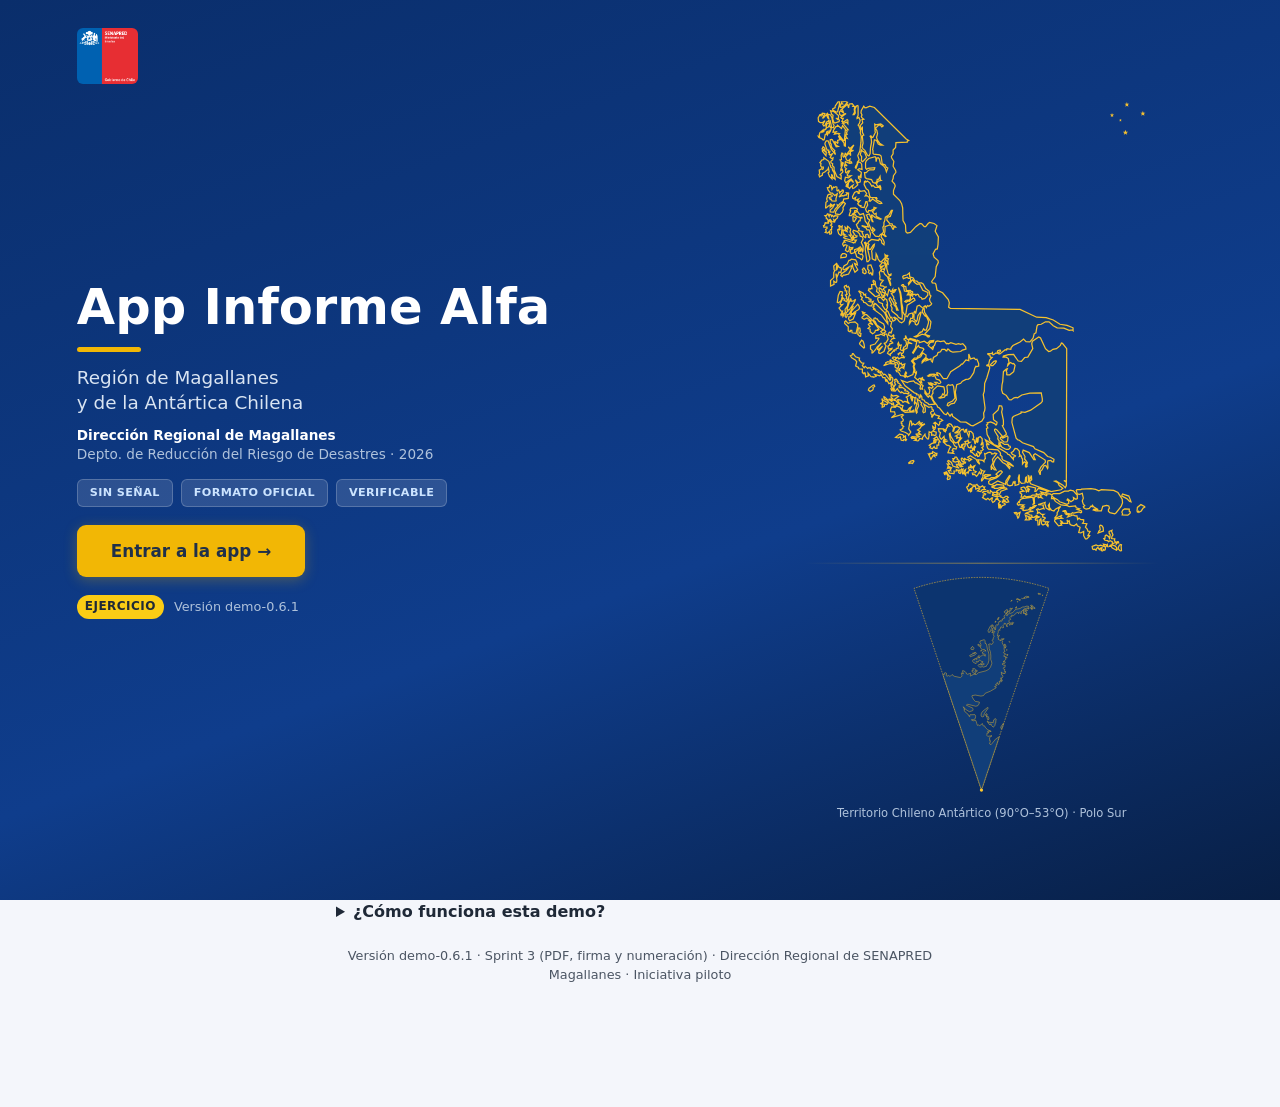
<file: index.html>
<!doctype html>
<html lang="es-CL">
<head>
  <meta charset="utf-8">
  <meta name="viewport" content="width=device-width, initial-scale=1, viewport-fit=cover">
  <title>Informe Alfa App</title>
  <meta name="description" content="App Informe Alfa de la Dirección Regional de SENAPRED Magallanes: llenado guiado del Informe Alfa, bloqueo de errores de cuadratura y PDF firmado generado en el teléfono. En modo ejercicio hasta el piloto.">
  <meta name="theme-color" content="#1f3a8a">
  <link rel="manifest" href="manifest.json">
  <link rel="icon" href="img/icono-192.png" type="image/png">
  <link rel="apple-touch-icon" href="img/icono-180.png">
  <meta name="mobile-web-app-capable" content="yes">
  <meta name="apple-mobile-web-app-capable" content="yes">
  <meta name="apple-mobile-web-app-status-bar-style" content="default">
  <meta name="apple-mobile-web-app-title" content="Informe Alfa App">
  <link rel="stylesheet" href="css/estilos.css">
</head>
<body>
  <!-- Portada al abrir la app, con la línea estética del Geoportal del Riesgo del Depto. de Reducción del Riesgo de Desastres -->
  <div id="portada" class="portada" role="dialog" aria-label="Portada de la App Informe Alfa">
    <img class="portada-logo" src="img/logo_senapred.png" alt="SENAPRED, Ministerio del Interior, Gobierno de Chile">
    <div class="portada-texto">
      <p class="portada-titulo">App Informe Alfa</p>
      <div class="portada-barra"></div>
      <p class="portada-sub">Región de Magallanes<br>y de la Antártica Chilena</p>
      <p class="portada-dep"><b>Dirección Regional de Magallanes</b><br>Depto. de Reducción del Riesgo de Desastres · 2026</p>
      <div class="portada-chips"><span>SIN SEÑAL</span><span>FORMATO OFICIAL</span><span>VERIFICABLE</span></div>
      <button type="button" id="portada-entrar" class="portada-boton">Entrar a la app →</button>
      <p class="portada-pie"><span class="insignia">EJERCICIO</span><span>Versión <span id="portada-version"></span></span></p>
    </div>
    <div class="portada-derecha" aria-hidden="true">
      <img class="portada-mapa" src="img/portada_mapa.svg" alt="">
      <p class="portada-mapa-pie">Territorio Chileno Antártico (90°O–53°O) · Polo Sur</p>
    </div>
    <div class="portada-progreso" aria-hidden="true"></div>
  </div>

  <header class="cabecera">
    <div class="cabecera-fila">
      <span class="insignia" title="Modo ejercicio: nada de lo que generes tiene valor oficial">EJERCICIO</span>
      <h1 id="titulo-pantalla">Modo ejercicio</h1>
      <span id="estado-red" class="estado-red" aria-live="polite"></span>
    </div>
    <div id="progreso" class="progreso" hidden>
      <div class="progreso-pista"><div id="progreso-barra" class="progreso-barra"></div></div>
      <span id="progreso-texto"></span>
    </div>
  </header>

  <main id="app">

    <!-- 0. INICIO -->
    <section class="pantalla" data-pantalla="inicio">
      <p class="aviso">
        Esta es una demostración en <strong>modo ejercicio</strong>. Todo lo que generes lleva la marca
        “EJERCICIO – SIN VALOR”, un número con prefijo EJ y una firma y un timbre ficticios.
        <strong>No ingreses datos reales de personas.</strong>
      </p>
      <div class="acciones-inicio">
        <button type="button" id="btn-nuevo" class="primario grande">Nuevo informe de ejercicio</button>
        <button type="button" id="btn-continuar" class="secundario grande" hidden>Continuar el borrador guardado</button>
        <button type="button" id="btn-descartar" class="enlace" hidden>Descartar el borrador</button>
      </div>

      <section id="credencial" class="tarjeta">
        <h2>Credencial de quien firma</h2>
        <div id="credencial-estado"></div>
        <input type="file" id="in-credencial" accept=".json,application/json" hidden>
      </section>

      <section id="historial" class="historial" hidden>
        <h2>Informes de ejercicio en este teléfono</h2>
        <p class="ayuda">“Ampliar” abre una copia del informe para actualizar lo que cambió; al firmarla recibe el número con letra (EJ-1-A, EJ-1-B) y muestra los cambios respecto del anterior.</p>
        <ul id="lista-historial"></ul>
      </section>

      <section id="importar" class="tarjeta suave">
        <h2>Informe recibido de otro teléfono</h2>
        <p class="ayuda">Si otro funcionario te envió un informe, carga aquí su PDF (lleva los datos incorporados) o su archivo de datos <code>.alfa.json</code>: queda en este teléfono para ampliarlo o volver a compartirlo.</p>
        <div class="acciones-fila"><button type="button" class="secundario" data-accion="importar">Importar un informe desde archivo</button></div>
        <input type="file" id="in-importar" accept=".pdf,.json,application/pdf,application/json" hidden>
      </section>

      <section id="instalacion" class="tarjeta suave" hidden>
        <h2>Instalar en este teléfono</h2>
        <p>Instalada, la app abre desde su propio ícono y funciona sin señal.</p>
        <button type="button" id="btn-instalar" class="secundario" hidden>Instalar la app</button>
        <p id="ayuda-ios" class="ayuda" hidden>En iPhone: toca el botón Compartir de Safari y luego “Agregar a pantalla de inicio”.</p>
        <p id="ayuda-android" class="ayuda" hidden>Si el navegador no ofrece instalarla, abre el menú ⋮ de Chrome y elige “Instalar app” o “Agregar a pantalla principal”.</p>
        <p id="ya-instalada" class="ayuda" hidden>La app ya está instalada en este dispositivo.</p>
      </section>

      <details class="como-funciona">
        <summary>¿Cómo funciona esta demo?</summary>
        <ol>
          <li>Responde preguntas simples: quién elabora, dónde y cuándo, qué pasó, viviendas y personas, otras personas afectadas, decisiones, recursos y necesidades.</li>
          <li>Si algo no cuadra, la app detiene el avance, explica por qué y muestra cómo resolverlo, con un caso parecido.</li>
          <li>Al firmar, el PDF con la disposición del Informe Alfa se genera en el propio teléfono, sin señal. La hoja se alarga si hay mucho texto. Lleva un código QR y los datos del informe incorporados: con ellos la URAT comprueba que el informe es auténtico y no fue alterado.</li>
          <li>Compártelo por correo con el PDF adjunto: la dirección de destino queda copiada para pegarla.</li>
        </ol>
        <p class="ayuda">Los campos de texto se pueden dictar con el micrófono del teclado del teléfono.</p>
      </details>

      <p class="pie-version">Versión <span id="version-app"></span> · Sprint 3 (PDF, firma y numeración) · Dirección Regional de SENAPRED Magallanes · Iniciativa piloto</p>
    </section>

    <!-- 1. QUIÉN ELABORA -->
    <section class="pantalla" data-pantalla="elaborador" hidden>
      <p class="pregunta">¿Quién elabora este informe?</p>
      <p class="ayuda">El Informe Alfa lo elaboran municipios, delegaciones provinciales y la Dirección Regional. Según el nivel cambian el responsable del informe y las comunas que puedes registrar.</p>
      <p id="nota-credencial-nivel" class="aviso" hidden></p>
      <div id="lista-niveles" class="lista-opciones"></div>
      <label id="campo-provincia-deleg" class="campo" hidden>¿De qué provincia?
        <select id="in-provincia-deleg" data-ruta="elaborador.provincia"></select>
      </label>
      <p class="ayuda">En la app definitiva este dato vendrá de la credencial de cada funcionario.</p>
    </section>

    <!-- 2. DÓNDE Y CUÁNDO -->
    <section class="pantalla" data-pantalla="donde" hidden>
      <p class="pregunta">¿Dónde ocurrió?</p>
      <div class="campo">
        <span class="etiqueta-fija">Región</span>
        <p id="in-region" class="valor-fijo"></p>
      </div>
      <label id="bloque-comuna-unica" class="campo">Comuna
        <select id="in-comuna" name="comuna-unica"></select>
      </label>
      <div id="bloque-comunas-varias" hidden>
        <span class="etiqueta-fija">Comunas afectadas (marca una o varias)</span>
        <div id="lista-comunas" class="lista-opciones compacta"></div>
      </div>
      <div class="campo">
        <span class="etiqueta-fija">Provincia</span>
        <p id="in-provincia" class="valor-fijo">—</p>
        <small class="ayuda">Se completa sola según la comuna.</small>
      </div>

      <p class="pregunta">¿En qué lugar exactamente?</p>
      <p class="ayuda">Dirección, sector o punto de referencia. El formato no tiene una casilla para esto, así que se imprime en Observaciones.</p>
      <label class="campo">Dirección o lugar de referencia (opcional)
        <textarea rows="2" data-ruta="lugar.descripcion" placeholder="Por ejemplo: población Río de la Mano, pasaje 3 con calle 4, frente a la sede vecinal"></textarea>
      </label>
      <div class="fila2">
        <label class="campo">Latitud (opcional)
          <input type="text" inputmode="decimal" data-ruta="lugar.lat" placeholder="-53.16250">
        </label>
        <label class="campo">Longitud (opcional)
          <input type="text" inputmode="decimal" data-ruta="lugar.lon" placeholder="-70.90850">
        </label>
      </div>
      <div class="acciones-fila">
        <button type="button" id="btn-gps" class="secundario">Usar la ubicación del teléfono</button>
      </div>
      <p id="gps-estado" class="ayuda">El GPS funciona sin señal, pero al aire libre y puede tardar unos segundos. El teléfono te pedirá permiso la primera vez.</p>

      <p class="pregunta">¿Cuándo empezó?</p>
      <div class="fila2">
        <label class="campo">Fecha de inicio
          <input type="date" data-ruta="ocurrencia.fecha">
        </label>
        <label class="campo">Hora de inicio
          <input type="time" data-ruta="ocurrencia.hora">
        </label>
      </div>

      <p class="pregunta">¿De dónde salió la información de este informe?</p>
      <p class="ayuda">Corresponde a las casillas FUENTE y CONTACTO del formato: la institución o persona que informó lo ocurrido, y cómo ubicarla para confirmar datos. Puedes marcar varias fuentes.</p>
      <div id="lista-fuentes" class="lista-opciones compacta"></div>
      <label class="campo">Otra fuente (opcional)
        <input type="text" data-ruta="identificacion.fuenteOtra" placeholder="Por ejemplo: encargado de la empresa de transporte" autocomplete="off">
      </label>
      <label class="campo">Contacto de quien informó (opcional)
        <input type="text" data-ruta="identificacion.contacto" placeholder="Solo datos de ejercicio, no reales" autocomplete="off">
      </label>
      <p class="ayuda">Puedes escribir o dictar con el micrófono del teclado.</p>
    </section>

    <!-- 3. QUÉ PASÓ -->
    <section class="pantalla" data-pantalla="evento" hidden>
      <p class="pregunta">¿Qué pasó? Elige el tipo de evento que mejor describe lo ocurrido.</p>
      <div id="lista-eventos" class="lista-opciones"></div>
      <label id="campo-otro" class="campo" hidden>¿Cuál?
        <input type="text" data-ruta="evento.otro" placeholder="Describe el tipo de evento">
      </label>
      <p id="evento-seleccionado" class="seleccion" aria-live="polite">Seleccionado: <strong>ninguno todavía</strong></p>
      <p class="ayuda">Comprueba que la línea de arriba diga el tipo que elegiste antes de seguir.</p>
    </section>

    <!-- 4. VIVIENDAS Y OCUPANTES -->
    <section class="pantalla" data-pantalla="viviendas" hidden>
      <p class="pregunta">¿Cuántas viviendas quedaron en cada condición y cuántas personas vivían en ellas?</p>
      <p class="ayuda">Solo totales: no se identifican viviendas ni direcciones. El detalle por hogar corresponde a la FIBE. Si el evento no dañó viviendas, deja todo en cero y sigue: las personas afectadas por otras causas se registran en la pantalla siguiente.</p>
      <div id="tarjetas-viviendas"></div>
      <section class="resumen-vivo" id="resumen-vivo" aria-live="polite"></section>
    </section>

    <!-- 5. OTRAS PERSONAS AFECTADAS -->
    <section class="pantalla" data-pantalla="personas" hidden>
      <p class="pregunta">Además de las familias de las viviendas dañadas, ¿hay otras personas afectadas?</p>
      <p class="ayuda">Marca solo las situaciones que correspondan y anota cuántas personas hay en cada una. Si ninguna aplica, sigue sin marcar nada. Las personas de las viviendas dañadas ya están contadas.</p>
      <div id="tarjetas-personas"></div>
      <section class="resumen-vivo" id="resumen-personas" aria-live="polite"></section>
    </section>

    <!-- 6. DECISIONES -->
    <section class="pantalla" data-pantalla="decisiones" hidden>
      <p class="pregunta">¿Qué se ha hecho hasta ahora?</p>
      <p class="ayuda">Sección 6 del formato. Cuenta qué acciones de respuesta se realizaron, quién las hizo y cuándo. Por ejemplo: “Bomberos controló el incendio a las 07:30; las 11 personas fueron trasladadas al gimnasio municipal a las 08:00”.</p>
      <label class="campo">Acciones realizadas: qué, quién y cuándo
        <textarea rows="4" data-ruta="decisiones.realizadas" placeholder="Puedes dictar con el micrófono del teclado"></textarea>
      </label>
      <p class="pregunta">¿Qué falta por hacer o qué se requiere?</p>
      <p class="ayuda">Acciones en curso, proyectadas o que se necesita implementar. Si no hay pendientes, escríbelo: “Sin acciones pendientes”.</p>
      <label class="campo">Acciones por realizar o requeridas
        <textarea rows="4" data-ruta="decisiones.pendientes" placeholder="Por ejemplo: falta evaluar las viviendas vecinas y habilitar el albergue para la noche"></textarea>
      </label>
    </section>

    <!-- 7. RECURSOS INVOLUCRADOS -->
    <section class="pantalla" data-pantalla="recursos" hidden>
      <p class="pregunta">¿Quiénes están trabajando en la respuesta y con qué medios?</p>
      <p class="ayuda">Sección 7 del formato: recursos humanos y materiales de todos los organismos presentes, incluida la ayuda ya entregada. Marca cada organismo y anota personas y medios (vehículos, maquinaria, equipos, ayuda).</p>
      <label class="conmutador destacado"><input type="checkbox" data-ruta="recursos.sinRecursos"><span>No hay recursos desplegados por ahora</span></label>
      <div id="tarjetas-recursos"></div>
    </section>

    <!-- 8. NECESIDADES -->
    <section class="pantalla" data-pantalla="necesidad" hidden>
      <p class="pregunta">¿Necesitas pedir algo que no puedas cubrir con recursos locales?</p>
      <div class="lista-opciones">
        <label class="opcion"><input type="radio" name="hay-necesidad" value="si"><span><strong>Sí</strong><small>Registraré una o más necesidades</small></span></label>
        <label class="opcion"><input type="radio" name="hay-necesidad" value="no"><span><strong>No, por ahora</strong><small>El municipio cubre la respuesta con sus recursos</small></span></label>
      </div>
      <div id="bloque-necesidad" hidden>
        <div id="lista-necesidades"></div>
        <button type="button" class="secundario grande" data-accion="agregar-necesidad">+ Agregar otra necesidad</button>
        <p class="ayuda">Cada necesidad lleva elemento, cantidad y para qué. Si el elemento no está en la lista, elige “Otro elemento (escribir cuál)”. Puedes dictar con el micrófono del teclado.</p>
      </div>
    </section>

    <!-- 9. FOTOS (ANEXO FOTOGRÁFICO, OPCIONAL) -->
    <section class="pantalla" data-pantalla="fotos" hidden>
      <p class="pregunta">¿Quieres adjuntar fotos de lo que informas? (opcional)</p>
      <p class="ayuda">Van en hojas aparte, a continuación del Alfa, como anexo fotográfico con el mismo pie de verificación. Fotografía la situación y los inmuebles dañados. <strong>Protege los datos de las personas:</strong> sin rostros reconocibles, nombres, RUT ni documentos. Cada foto se reduce a menos de 300 KB; máximo 8.</p>
      <div class="acciones-fila">
        <button type="button" class="primario" data-accion="foto-camara">Tomar una foto</button>
        <button type="button" class="secundario" data-accion="foto-galeria">Elegir de la galería</button>
      </div>
      <input type="file" id="in-foto-camara" accept="image/*" capture="environment" hidden>
      <input type="file" id="in-foto-galeria" accept="image/*" multiple hidden>
      <div id="lista-fotos" class="lista-fotos"></div>
      <p id="fotos-resumen" class="ayuda"></p>
    </section>

    <!-- 10. REVISIÓN Y FIRMA -->
    <section class="pantalla" data-pantalla="revision" hidden>
      <div id="revision-contenido"></div>
    </section>

    <!-- 10. LISTO -->
    <section class="pantalla" data-pantalla="listo" hidden>
      <div id="listo-contenido"></div>
    </section>

  </main>

  <nav id="nav" class="nav" hidden>
    <button type="button" id="btn-atras" class="secundario">Atrás</button>
    <button type="button" id="btn-siguiente" class="primario">Siguiente</button>
  </nav>

  <dialog id="dlg-bloqueo" class="dialogo" aria-labelledby="dlg-titulo">
    <button type="button" id="dlg-cerrar" class="cerrar" aria-label="Cerrar">×</button>
    <div id="dlg-contenido"></div>
  </dialog>

  <dialog id="dlg-pin" class="dialogo" aria-labelledby="dlg-pin-titulo">
    <button type="button" id="dlg-pin-cerrar" class="cerrar" aria-label="Cerrar">×</button>
    <h2 id="dlg-pin-titulo">PIN</h2>
    <p id="dlg-pin-texto"></p>
    <label class="campo">PIN
      <input type="password" id="dlg-pin-1" inputmode="numeric" pattern="[0-9]*" autocomplete="off" maxlength="8">
    </label>
    <label class="campo" id="dlg-pin-2-campo">Repite el PIN
      <input type="password" id="dlg-pin-2" inputmode="numeric" pattern="[0-9]*" autocomplete="off" maxlength="8">
    </label>
    <p id="dlg-pin-error" class="error" hidden></p>
    <div class="acciones-fila">
      <button type="button" id="dlg-pin-cancelar" class="secundario">Cancelar</button>
      <button type="button" id="dlg-pin-aceptar" class="primario">Aceptar</button>
    </div>
  </dialog>

  <div id="toast" class="toast" role="status" aria-live="polite"></div>

  <script src="lib/pdf-lib.min.js"></script>
  <script src="lib/fontkit.umd.min.js"></script>
  <script src="lib/qrcode.min.js"></script>
  <script src="js/almacen.js"></script>
  <script src="js/reglas.js"></script>
  <script src="js/credencial.js"></script>
  <script src="js/datos_alfa.js"></script>
  <script src="js/pdf.js"></script>
  <script src="js/app.js"></script>
</body>
</html>
</file>
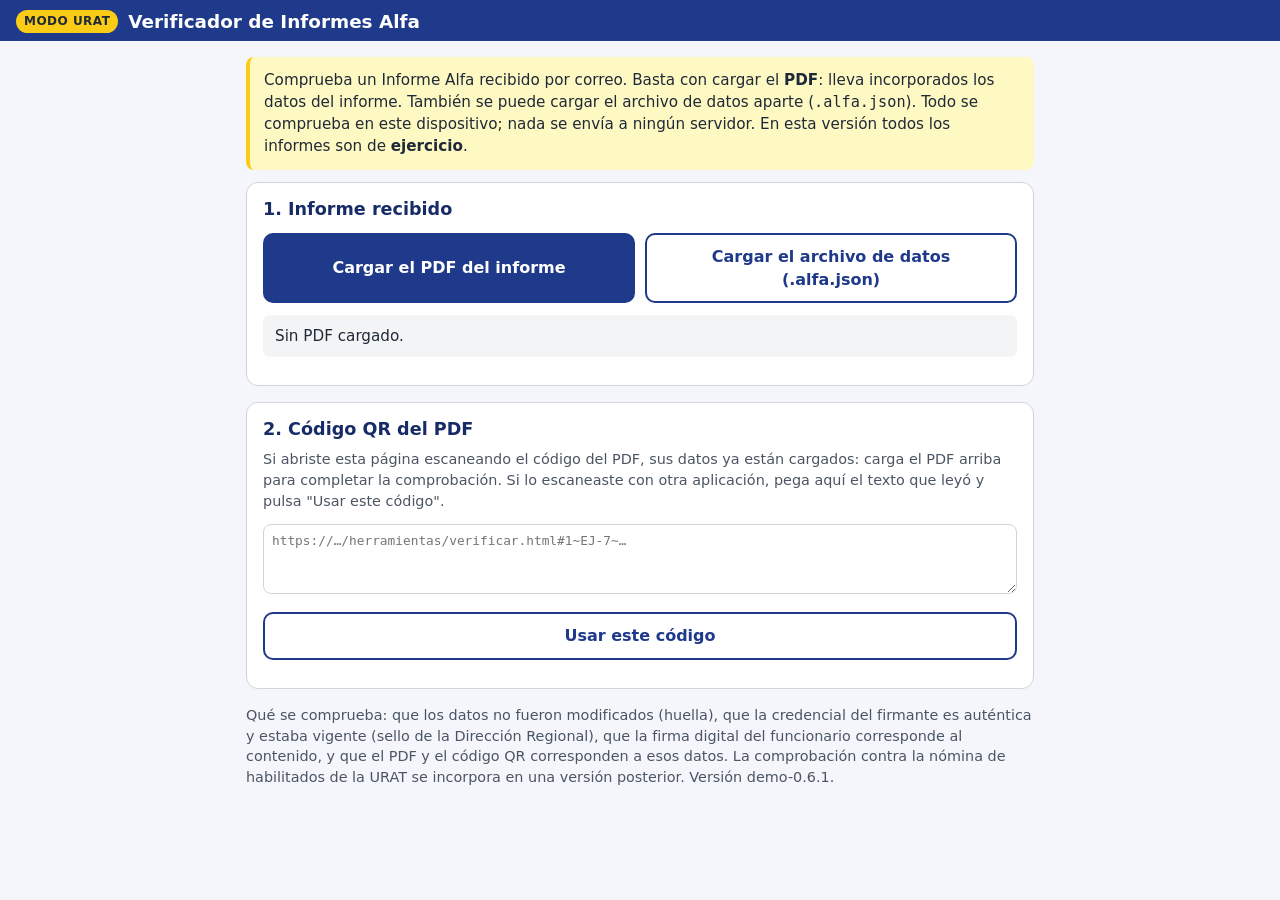
<file: verificar.html>
<!doctype html>
<html lang="es-CL">
<head>
  <meta charset="utf-8">
  <meta name="viewport" content="width=device-width, initial-scale=1">
  <title>Verificador de Informes Alfa</title>
  <!-- El verificador vive en herramientas/verificar.html desde la versión 0.5.1. Esta página solo redirige,
       conservando lo que viene tras el símbolo #, para que sigan funcionando los códigos QR generados con la 0.5.0. -->
  <script>location.replace('herramientas/verificar.html' + location.hash);</script>
</head>
<body>
  <p>El verificador se abre en <a id="enlace" href="herramientas/verificar.html">herramientas/verificar.html</a>.</p>
  <script>document.getElementById('enlace').href = 'herramientas/verificar.html' + location.hash;</script>
</body>
</html>
</file>
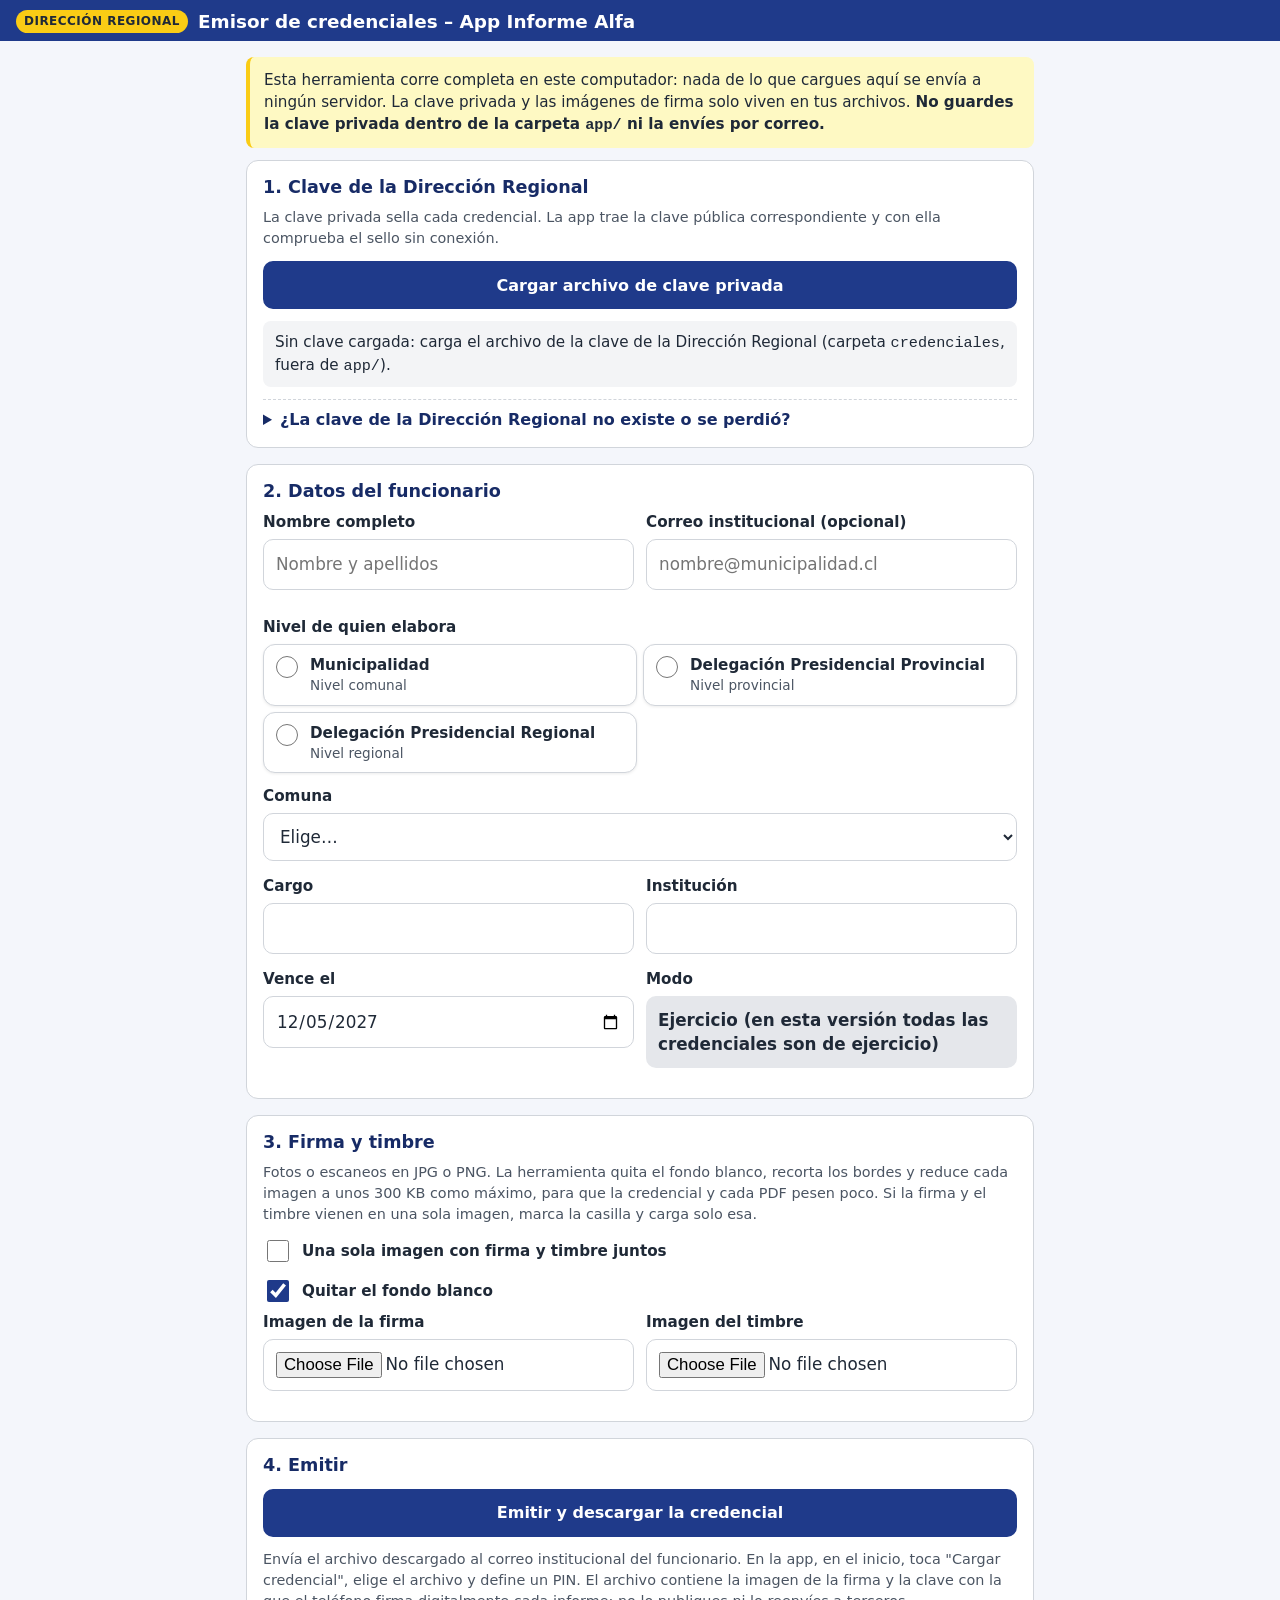
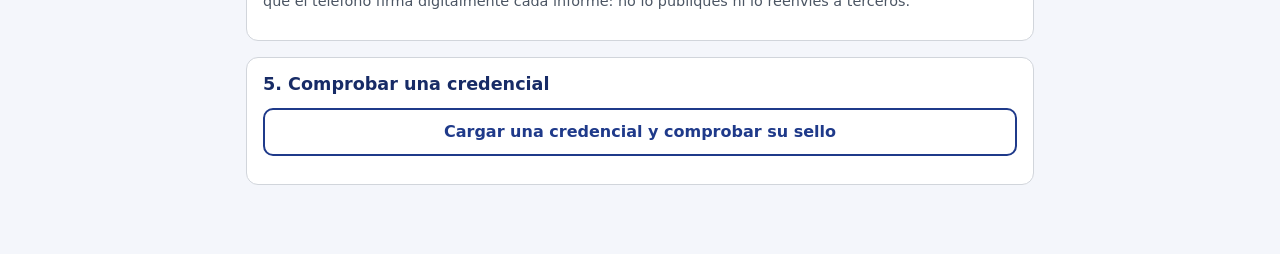
<file: herramientas/emisor-credenciales.html>
<!doctype html>
<html lang="es-CL">
<head>
  <meta charset="utf-8">
  <meta name="viewport" content="width=device-width, initial-scale=1">
  <title>Emisor de credenciales – App Informe Alfa</title>
  <link rel="stylesheet" href="../css/estilos.css">
  <style>
    body { padding-bottom: 40px; }
    main { max-width: 820px; }
    .paso { background: #fff; border: 1px solid var(--borde); border-radius: var(--radio); padding: 16px; margin-bottom: 16px; }
    .paso h2 { color: var(--azul-oscuro); }
    .estado { padding: 10px 12px; border-radius: 8px; background: #f3f4f6; font-size: 0.95rem; }
    .estado.ok { background: var(--verde-suave); color: var(--verde); }
    .estado.mal { background: var(--rojo-suave); color: var(--rojo); }
    .previas { display: flex; gap: 16px; flex-wrap: wrap; }
    .previa { border: 1px dashed var(--borde); border-radius: 8px; padding: 8px; background: repeating-conic-gradient(#eee 0 25%, #fff 0 50%) 0 0 / 16px 16px; }
    .previa img { max-width: 260px; max-height: 160px; display: block; }
    textarea.codigo { font-family: Consolas, monospace; font-size: 0.8rem; width: 100%; min-height: 90px; }
    .previa small { display: block; margin-top: 4px; padding: 2px 4px; border-radius: 4px; background: #fff; font-size: 0.8rem; color: #444; }
    details.clave-nueva { margin-top: 12px; padding-top: 8px; border-top: 1px dashed var(--borde); }
    details.clave-nueva summary { cursor: pointer; font-weight: 600; color: var(--azul-oscuro); }
    details.clave-nueva button { margin-top: 8px; }
    .fila3 { display: grid; grid-template-columns: 1fr 1fr 1fr; gap: 12px; }
    @media (max-width: 700px) { .fila3 { grid-template-columns: 1fr; } }
  </style>
</head>
<body>
  <header class="cabecera">
    <div class="cabecera-fila">
      <span class="insignia">DIRECCIÓN REGIONAL</span>
      <h1>Emisor de credenciales – App Informe Alfa</h1>
    </div>
  </header>
  <main>
    <p class="aviso">Esta herramienta corre completa en este computador: nada de lo que cargues aquí se envía a ningún servidor. La clave privada y las imágenes de firma solo viven en tus archivos. <strong>No guardes la clave privada dentro de la carpeta <code>app/</code> ni la envíes por correo.</strong></p>

    <section class="paso">
      <h2>1. Clave de la Dirección Regional</h2>
      <p class="ayuda">La clave privada sella cada credencial. La app trae la clave pública correspondiente y con ella comprueba el sello sin conexión.</p>
      <div class="acciones-fila">
        <button type="button" class="primario" id="btn-cargar-clave">Cargar archivo de clave privada</button>
      </div>
      <input type="file" id="in-clave" accept=".json,application/json" hidden>
      <p id="estado-clave" class="estado">Sin clave cargada: carga el archivo de la clave de la Dirección Regional (carpeta <code>credenciales</code>, fuera de <code>app/</code>).</p>
      <details class="clave-nueva" id="det-clave-nueva">
        <summary>¿La clave de la Dirección Regional no existe o se perdió?</summary>
        <p class="ayuda">Solo en ese caso se genera una clave nueva. Es una clave <strong>distinta</strong> de la que la app reconoce: las credenciales selladas con ella <strong>no serán aceptadas</strong> hasta que se publique una versión de la app con su clave pública, y en ese momento las credenciales emitidas con la clave anterior dejarán de valer. Si la clave existe, no uses este botón: cárgala arriba.</p>
        <button type="button" class="secundario" id="btn-generar-clave">Generar una clave nueva</button>
        <div id="bloque-clave-nueva" hidden>
          <p class="ayuda">Se descargó el archivo de la clave privada nueva. Guárdalo en un lugar seguro, fuera de <code>app/</code>. Para que la app acepte las credenciales selladas con esta clave, su clave pública debe reemplazar a la actual en <code>app/datos/config.json</code> (sección <code>credenciales</code>) y publicarse una versión nueva. Copia este texto y entrégaselo a quien mantiene la app:</p>
          <textarea class="codigo" id="clave-publica-nueva" readonly></textarea>
        </div>
      </details>
    </section>

    <section class="paso">
      <h2>2. Datos del funcionario</h2>
      <div class="fila2">
        <label class="campo">Nombre completo<input type="text" id="f-nombre" placeholder="Nombre y apellidos"></label>
        <label class="campo">Correo institucional (opcional)<input type="email" id="f-correo" placeholder="nombre@municipalidad.cl"></label>
      </div>
      <p class="sub">Nivel de quien elabora</p>
      <div id="f-niveles" class="lista-opciones compacta"></div>
      <label class="campo" id="campo-f-provincia" hidden>Provincia<select id="f-provincia"></select></label>
      <label class="campo" id="campo-f-comuna">Comuna<select id="f-comuna"></select></label>
      <div id="campo-f-comunas" hidden>
        <span class="etiqueta-fija">Comunas que puede informar (marca una o varias)</span>
        <div id="f-comunas" class="lista-opciones compacta"></div>
      </div>
      <div class="fila2">
        <label class="campo">Cargo<input type="text" id="f-cargo"></label>
        <label class="campo">Institución<input type="text" id="f-institucion"></label>
      </div>
      <div class="fila2">
        <label class="campo">Vence el<input type="date" id="f-vence"></label>
        <div class="campo"><span class="etiqueta-fija">Modo</span><p class="valor-fijo">Ejercicio (en esta versión todas las credenciales son de ejercicio)</p></div>
      </div>
    </section>

    <section class="paso">
      <h2>3. Firma y timbre</h2>
      <p class="ayuda">Fotos o escaneos en JPG o PNG. La herramienta quita el fondo blanco, recorta los bordes y reduce cada imagen a unos 300 KB como máximo, para que la credencial y cada PDF pesen poco. Si la firma y el timbre vienen en una sola imagen, marca la casilla y carga solo esa.</p>
      <label class="conmutador"><input type="checkbox" id="f-combinada"><span>Una sola imagen con firma y timbre juntos</span></label>
      <label class="conmutador"><input type="checkbox" id="f-quitar-fondo" checked><span>Quitar el fondo blanco</span></label>
      <div class="fila2">
        <label class="campo">Imagen de la firma<input type="file" id="f-firma" accept="image/*"></label>
        <label class="campo" id="campo-f-timbre">Imagen del timbre<input type="file" id="f-timbre" accept="image/*"></label>
      </div>
      <div class="previas">
        <div class="previa" id="previa-firma" hidden><img alt="Vista previa de la firma"><small></small></div>
        <div class="previa" id="previa-timbre" hidden><img alt="Vista previa del timbre"><small></small></div>
      </div>
    </section>

    <section class="paso">
      <h2>4. Emitir</h2>
      <div class="acciones-fila">
        <button type="button" class="primario" id="btn-emitir">Emitir y descargar la credencial</button>
      </div>
      <p id="estado-emision" class="estado" hidden></p>
      <p class="ayuda">Envía el archivo descargado al correo institucional del funcionario. En la app, en el inicio, toca "Cargar credencial", elige el archivo y define un PIN. El archivo contiene la imagen de la firma y la clave con la que el teléfono firma digitalmente cada informe: no lo publiques ni lo reenvíes a terceros.</p>
    </section>

    <section class="paso">
      <h2>5. Comprobar una credencial</h2>
      <div class="acciones-fila">
        <button type="button" class="secundario" id="btn-verificar">Cargar una credencial y comprobar su sello</button>
      </div>
      <input type="file" id="in-verificar" accept=".json,application/json" hidden>
      <p id="estado-verificacion" class="estado" hidden></p>
    </section>
  </main>

  <div id="toast" class="toast" role="status"></div>
  <script src="../datos/config.js"></script>
  <script src="../js/credencial.js"></script>
  <script>
    (function () {
      'use strict';
      const $ = s => document.querySelector(s);
      const $$ = s => Array.from(document.querySelectorAll(s));
      let CONFIG = null, clavePrivada = null, kid = null, firmaDataUrl = null, timbreDataUrl = null;

      function toast(msg, ms) { const t = $('#toast'); t.textContent = msg; t.classList.add('visible'); clearTimeout(toast._t); toast._t = setTimeout(() => t.classList.remove('visible'), ms || 4000); }
      function estado(sel, texto, clase) { const el = $(sel); el.hidden = false; el.textContent = texto; el.className = 'estado' + (clase ? ' ' + clase : ''); }
      function descargar(nombre, texto) {
        const a = document.createElement('a');
        a.href = URL.createObjectURL(new Blob([texto], { type: 'application/json' }));
        a.download = nombre; document.body.appendChild(a); a.click(); a.remove();
        setTimeout(() => URL.revokeObjectURL(a.href), 30000);
      }
      function esc(s) { return String(s == null ? '' : s).replace(/[&<>"']/g, c => ({ '&': '&amp;', '<': '&lt;', '>': '&gt;', '"': '&quot;', "'": '&#39;' }[c])); }
      const provincias = () => [...new Set(CONFIG.comunas.map(c => c.provincia))];

      async function iniciar() {
        // Con doble clic (archivo local) el navegador no permite leer config.json: se usa config.js, generado
        // desde config.json con herramientas/sincronizar_config.py. Por internet se lee config.json directo.
        try { CONFIG = await (await fetch('../datos/config.json')).json(); }
        catch (e) {
          if (window.ALFA_CONFIG) {
            CONFIG = window.ALFA_CONFIG;
            estado('#estado-clave', 'Herramienta abierta como archivo local: configuración leída de datos/config.js (versión ' + (CONFIG.version_app || '') + '). Sin clave cargada: carga el archivo de la clave de la Dirección Regional.', '');
          } else {
            estado('#estado-clave', 'No se pudo leer la configuración de la app. Abre la herramienta desde la dirección publicada: https://hftroncoso.github.io/informe-alfa-demo/herramientas/emisor-credenciales.html', 'mal');
            return;
          }
        }
        $('#f-niveles').innerHTML = CONFIG.elaboradores.map(e => `<label class="opcion"><input type="radio" name="f-nivel" value="${esc(e.id)}"><span><strong>${esc(e.nombre)}</strong><small>${esc(e.nivel)}</small></span></label>`).join('');
        $('#f-provincia').innerHTML = '<option value="">Elige…</option>' + provincias().map(p => `<option value="${esc(p)}">${esc(p)}</option>`).join('');
        $('#f-comuna').innerHTML = '<option value="">Elige…</option>' + CONFIG.comunas.map(c => `<option value="${esc(c.comuna)}">${esc(c.comuna)} (${esc(c.provincia)})</option>`).join('');
        const vence = new Date(); vence.setMonth(vence.getMonth() + (CONFIG.credenciales && CONFIG.credenciales.vigencia_meses || 12));
        $('#f-vence').value = vence.toISOString().slice(0, 10);
        document.addEventListener('change', alCambiar);
        document.addEventListener('input', alCambiar);
        $('#btn-cargar-clave').addEventListener('click', () => $('#in-clave').click());
        $('#in-clave').addEventListener('change', cargarClave);
        $('#btn-generar-clave').addEventListener('click', generarClave);
        $('#f-firma').addEventListener('change', e => procesar(e.target.files[0], 'firma'));
        $('#f-timbre').addEventListener('change', e => procesar(e.target.files[0], 'timbre'));
        $('#btn-emitir').addEventListener('click', emitir);
        $('#btn-verificar').addEventListener('click', () => $('#in-verificar').click());
        $('#in-verificar').addEventListener('change', verificarArchivo);
      }

      function alCambiar(e) {
        const el = e.target;
        if (el.name === 'f-nivel') {
          const nivel = el.value;
          $('#campo-f-provincia').hidden = nivel !== 'provincial';
          $('#campo-f-comuna').hidden = nivel !== 'comunal';
          $('#campo-f-comunas').hidden = nivel === 'comunal';
          if (nivel !== 'comunal') renderComunas();
          sugerirCargo();
        }
        if (el.id === 'f-provincia') { renderComunas(); sugerirCargo(); }
        if (el.id === 'f-comuna' || el.name === 'f-comunas') sugerirCargo();
        if (el.id === 'f-combinada') { $('#campo-f-timbre').hidden = el.checked; $('#previa-timbre').hidden = el.checked || !timbreDataUrl; }
      }
      function renderComunas() {
        const nivel = ($$('input[name="f-nivel"]:checked')[0] || {}).value;
        const lista = nivel === 'provincial' ? CONFIG.comunas.filter(c => c.provincia === $('#f-provincia').value) : CONFIG.comunas;
        $('#f-comunas').innerHTML = lista.map(c => `<label class="opcion"><input type="checkbox" name="f-comunas" value="${esc(c.comuna)}"><span><strong>${esc(c.comuna)}</strong><small>${esc(c.provincia)}</small></span></label>`).join('');
      }
      function comunasElegidas() {
        const nivel = ($$('input[name="f-nivel"]:checked')[0] || {}).value;
        if (nivel === 'comunal') return $('#f-comuna').value ? [$('#f-comuna').value] : [];
        return $$('input[name="f-comunas"]:checked').map(x => x.value);
      }
      function sugerirCargo() {
        const nivel = ($$('input[name="f-nivel"]:checked')[0] || {}).value;
        const e = CONFIG.elaboradores.find(x => x.id === nivel);
        if (!e) return;
        const comunas = comunasElegidas();
        const prov = $('#f-provincia').value || (comunas.length ? (CONFIG.comunas.find(c => c.comuna === comunas[0]) || {}).provincia : '') || 'la provincia';
        if (!$('#f-cargo').dataset.editado) $('#f-cargo').value = e.cargo;
        if (!$('#f-institucion').dataset.editado) $('#f-institucion').value = e.institucion.replace('{comuna}', comunas.length === 1 ? comunas[0] : 'varias comunas').replace('{provincia}', prov);
      }
      $('#f-cargo').addEventListener('input', e => { e.target.dataset.editado = '1'; });
      $('#f-institucion').addEventListener('input', e => { e.target.dataset.editado = '1'; });

      async function cargarClave(e) {
        const archivo = e.target.files[0]; if (!archivo) return;
        try {
          const j = JSON.parse(await archivo.text());
          const priv = j.clave_privada || j;
          if (!priv.d || !priv.x || !priv.y) throw new Error('el archivo no contiene una clave privada');
          clavePrivada = priv; kid = j.kid || await Credencial.kidDe(priv);
          const coincide = CONFIG.credenciales && Credencial.mismaClave(priv, CONFIG.credenciales.clave_publica);
          estado('#estado-clave', coincide ? `Clave cargada (identificador ${kid}). Coincide con la clave pública de la app: las credenciales serán aceptadas.` : `Clave cargada (identificador ${kid}), pero NO coincide con la clave pública de la app publicada: las credenciales que emitas no serán aceptadas hasta publicar una versión con esta clave.`, coincide ? 'ok' : 'mal');
        } catch (err) { estado('#estado-clave', 'No se pudo leer la clave: ' + err.message, 'mal'); }
        e.target.value = '';
      }
      async function generarClave() {
        const actual = CONFIG.credenciales ? CONFIG.credenciales.kid : '';
        if (!confirm('ATENCIÓN: esto crea OTRA clave, distinta de la que la app reconoce' + (actual ? ' (identificador ' + actual + ')' : '') + '.\n\n'
          + '- Las credenciales que emitas con la clave nueva NO serán aceptadas hasta publicar una versión nueva de la app.\n'
          + '- Cuando eso ocurra, las credenciales emitidas con la clave anterior dejarán de valer.\n\n'
          + 'Si la clave de la Dirección Regional existe (carpeta credenciales), pulsa Cancelar y usa "Cargar archivo de clave privada".\n\n'
          + '¿Generar una clave nueva de todas formas?')) return;
        const par = await Credencial.generarParClaves();
        clavePrivada = par.privada; kid = par.kid;
        descargar(`clave_privada_direccion_regional_${par.kid}.json`, JSON.stringify({
          _advertencia: 'CLAVE PRIVADA para sellar credenciales de la App Informe Alfa. Quien tenga este archivo puede emitir credenciales. No copiarlo a app/, no enviarlo por correo, no subirlo a repositorios.',
          tipo: 'clave-privada-emisor-alfa', creada: new Date().toISOString(), titular: CONFIG.credenciales ? CONFIG.credenciales.emisor : 'Dirección Regional', kid: par.kid, clave_privada: par.privada, clave_publica: par.publica
        }, null, 2));
        $('#clave-publica-nueva').value = JSON.stringify({ kid: par.kid, clave_publica: { kty: par.publica.kty, crv: par.publica.crv, x: par.publica.x, y: par.publica.y } }, null, 2);
        $('#bloque-clave-nueva').hidden = false;
        estado('#estado-clave', `Clave nueva generada (identificador ${par.kid}). Todavía no coincide con la publicada en la app.`, 'mal');
      }

      // Imágenes: quitar fondo blanco, recortar bordes, simplificar colores y limitar el peso.
      // Los píxeles transparentes quedan en negro y los colores en 16 niveles por canal, con 4 niveles de
      // transparencia: el PNG comprime mucho mejor y la firma se ve igual. Si aun así pesa más de PESO_MAX_KB,
      // se reduce el ancho por pasos hasta ANCHO_MIN.
      const ANCHO_MAX = 700, ANCHO_MIN = 350, PESO_MAX_KB = 300;
      function reducir(img, maxAncho, quitar) {
        const escala = Math.min(1, maxAncho / img.width);
        const cv = document.createElement('canvas'); cv.width = Math.max(1, Math.round(img.width * escala)); cv.height = Math.max(1, Math.round(img.height * escala));
        const ctx = cv.getContext('2d'); ctx.drawImage(img, 0, 0, cv.width, cv.height);
        const im = ctx.getImageData(0, 0, cv.width, cv.height); const px = im.data;
        let minX = cv.width, minY = cv.height, maxX = -1, maxY = -1;
        for (let y = 0; y < cv.height; y++) for (let x = 0; x < cv.width; x++) {
          const i = (y * cv.width + x) * 4;
          let a = px[i + 3];
          if (quitar) {
            const lum = px[i] * 0.299 + px[i + 1] * 0.587 + px[i + 2] * 0.114;
            if (lum > 225) a = 0;
            else if (lum > 185) a = Math.round(a * (225 - lum) / 40);
          }
          a = a < 80 ? 0 : a < 160 ? 128 : a < 224 ? 192 : 255;
          if (a === 0) { px[i] = 0; px[i + 1] = 0; px[i + 2] = 0; }
          else {
            px[i] = (px[i] & 0xF0) | 8; px[i + 1] = (px[i + 1] & 0xF0) | 8; px[i + 2] = (px[i + 2] & 0xF0) | 8;
            if (x < minX) minX = x; if (x > maxX) maxX = x; if (y < minY) minY = y; if (y > maxY) maxY = y;
          }
          px[i + 3] = a;
        }
        ctx.putImageData(im, 0, 0);
        const margen = 6;
        const salida = document.createElement('canvas');
        if (maxX >= minX && maxY >= minY) {
          const rx = Math.max(0, minX - margen), ry = Math.max(0, minY - margen);
          const rw = Math.min(cv.width, maxX + 1 + margen) - rx, rh = Math.min(cv.height, maxY + 1 + margen) - ry;
          salida.width = rw; salida.height = rh; salida.getContext('2d').drawImage(cv, rx, ry, rw, rh, 0, 0, rw, rh);
        } else { salida.width = cv.width; salida.height = cv.height; salida.getContext('2d').drawImage(cv, 0, 0); }
        const dataUrl = salida.toDataURL('image/png');
        return { dataUrl, kb: Math.round(dataUrl.length * 0.75 / 1024), ancho: salida.width, alto: salida.height };
      }
      function procesar(archivo, tipo) {
        if (!archivo) return;
        const img = new Image();
        img.onload = () => {
          const quitar = $('#f-quitar-fondo').checked;
          let ancho = ANCHO_MAX, r = reducir(img, ancho, quitar);
          while (r.kb > PESO_MAX_KB && ancho > ANCHO_MIN) { ancho = Math.max(ANCHO_MIN, Math.round(ancho * 0.8)); r = reducir(img, ancho, quitar); }
          if (tipo === 'firma') firmaDataUrl = r.dataUrl; else timbreDataUrl = r.dataUrl;
          const previa = $(tipo === 'firma' ? '#previa-firma' : '#previa-timbre'); previa.hidden = false; previa.querySelector('img').src = r.dataUrl;
          previa.querySelector('small').textContent = `${r.ancho} × ${r.alto} píxeles, ${r.kb} KB` + (r.kb > PESO_MAX_KB ? '. Sigue pesada: prueba con una imagen más limpia o recortada' : '');
          URL.revokeObjectURL(img.src);
        };
        img.onerror = () => toast('No se pudo leer la imagen.');
        img.src = URL.createObjectURL(archivo);
      }

      async function emitir() {
        const faltan = [];
        if (!clavePrivada) faltan.push('la clave privada');
        const nombre = $('#f-nombre').value.trim(); if (!nombre) faltan.push('el nombre');
        const nivel = ($$('input[name="f-nivel"]:checked')[0] || {}).value; if (!nivel) faltan.push('el nivel');
        const comunas = comunasElegidas(); if (nivel && !comunas.length) faltan.push('la comuna o comunas');
        if (nivel === 'provincial' && !$('#f-provincia').value) faltan.push('la provincia');
        if (!$('#f-cargo').value.trim()) faltan.push('el cargo');
        if (!$('#f-institucion').value.trim()) faltan.push('la institución');
        if (!$('#f-vence').value) faltan.push('la fecha de vencimiento');
        if (!firmaDataUrl) faltan.push('la imagen de la firma');
        const combinada = $('#f-combinada').checked;
        if (!combinada && !timbreDataUrl) faltan.push('la imagen del timbre (o marca "una sola imagen")');
        if (faltan.length) { estado('#estado-emision', 'Falta: ' + faltan.join(', ') + '.', 'mal'); return; }
        const coincide = !CONFIG.credenciales || Credencial.mismaClave(clavePrivada, CONFIG.credenciales.clave_publica);
        if (!coincide && !confirm('La clave cargada (identificador ' + kid + ') NO es la que la app reconoce (identificador ' + CONFIG.credenciales.kid + ').\n\n'
          + 'La credencial que emitas no será aceptada por la app actual.\n\n'
          + 'Si la clave de la Dirección Regional existe, pulsa Cancelar, cárgala en el paso 1 y vuelve a emitir.\n\n'
          + '¿Emitir de todas formas?')) {
          estado('#estado-emision', 'Emisión cancelada. Carga la clave de la Dirección Regional en el paso 1 y vuelve a emitir.', 'mal'); return;
        }
        // Clave de firma propia del funcionario (versión 2 de la credencial): la pública queda sellada en la
        // parte pública, que viaja con cada Alfa; la privada va en la parte privada, que solo vive cifrada
        // con el PIN en el teléfono. Con ella el teléfono firma digitalmente cada informe.
        const parFirma = await Credencial.generarParClaves();
        const publico = {
          id: Credencial.uuid(), modo: 'ejercicio', nombre, cargo: $('#f-cargo').value.trim(), institucion: $('#f-institucion').value.trim(),
          nivel, provincia: nivel === 'provincial' ? $('#f-provincia').value : (CONFIG.comunas.find(c => c.comuna === comunas[0]) || {}).provincia || '',
          comunas, correo: $('#f-correo').value.trim(), emisor: CONFIG.credenciales.emisor,
          emitida: new Date().toISOString().slice(0, 10), vence: $('#f-vence').value,
          clave_firma: { kty: parFirma.publica.kty, crv: parFirma.publica.crv, x: parFirma.publica.x, y: parFirma.publica.y }
        };
        const privado = { combinada, firma_png: firmaDataUrl, timbre_png: combinada ? null : timbreDataUrl, clave_firma_privada: parFirma.privada };
        const sello = await Credencial.sellar({ publico, privado }, clavePrivada, kid);
        const sello_publico = await Credencial.sellar(publico, clavePrivada, kid);
        const cred = { version: 2, tipo: 'credencial-alfa', publico, privado, sello, sello_publico };
        const datos = publico;
        const comprobacion = await Credencial.verificar(cred, CONFIG.credenciales.clave_publica);
        const apellido = nombre.split(/\s+/).slice(-1)[0].normalize('NFD').replace(/[̀-ͯ]/g, '').replace(/[^A-Za-z0-9]/g, '');
        descargar(`credencial_${apellido}_${datos.emitida}.alfacred.json`, JSON.stringify(cred, null, 2));
        const peso = Math.round(JSON.stringify(cred).length / 1024);
        const aviso = comprobacion.valida ? `La app la aceptará. El archivo pesa ${peso} KB.`
          : !coincide ? `ATENCIÓN: fue sellada con una clave que la app no reconoce (identificador ${kid}; la app usa ${CONFIG.credenciales.kid}) y NO será aceptada. Para corregirlo, carga la clave de la Dirección Regional en el paso 1 y vuelve a emitir, o publica la app con esta clave nueva.`
          : 'ATENCIÓN: ' + comprobacion.motivo;
        estado('#estado-emision', `Credencial emitida para ${nombre} (${datos.cargo}), vence el ${datos.vence}. ${aviso}`, comprobacion.valida ? 'ok' : 'mal');
      }

      async function verificarArchivo(e) {
        const archivo = e.target.files[0]; if (!archivo) return;
        try {
          const cred = JSON.parse(await archivo.text());
          const r = await Credencial.verificar(cred, CONFIG.credenciales.clave_publica);
          const d = Credencial.datosDe(cred) || {};
          const version = cred.publico ? 'versión 2, con clave de firma digital' : 'versión 1, sin clave de firma digital: conviene reemitirla';
          estado('#estado-verificacion', (r.valida ? 'VÁLIDA. ' : 'NO VÁLIDA. ') + r.motivo + (d.nombre ? ` Titular: ${d.nombre}, ${d.cargo || ''}, ${d.institucion || ''}; nivel ${d.nivel || ''}; vence ${d.vence || ''}. Credencial ${version}.` : ''), r.valida ? 'ok' : 'mal');
        } catch (err) { estado('#estado-verificacion', 'No se pudo leer el archivo: ' + err.message, 'mal'); }
        e.target.value = '';
      }

      iniciar();
    })();
  </script>
</body>
</html>
</file>
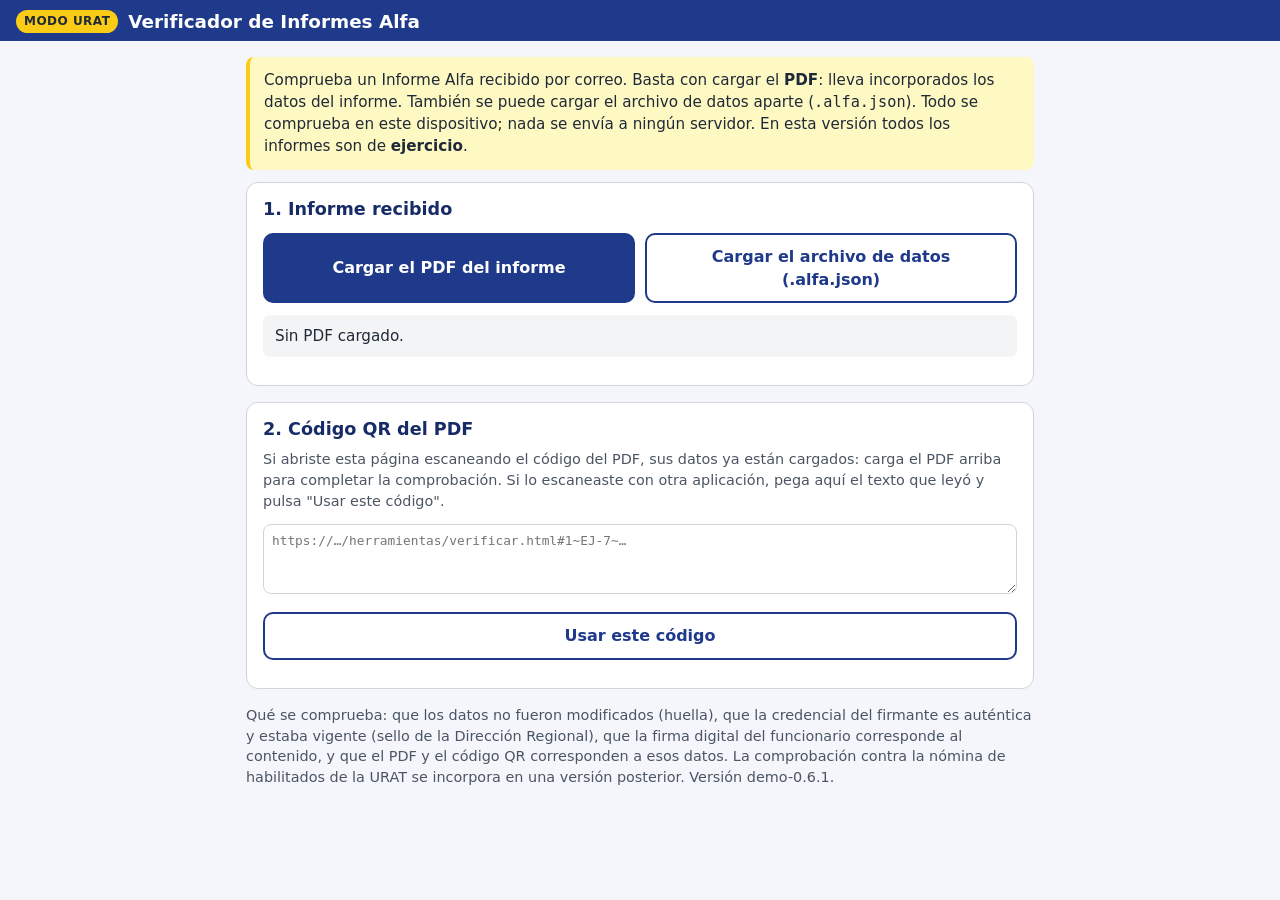
<file: herramientas/verificar.html>
<!doctype html>
<html lang="es-CL">
<head>
  <meta charset="utf-8">
  <meta name="viewport" content="width=device-width, initial-scale=1">
  <title>Verificador de Informes Alfa – modo URAT (ejercicio)</title>
  <meta name="description" content="Comprueba la autoría y la integridad de un Informe Alfa generado con la App Informe Alfa, a partir de su PDF (que lleva los datos incorporados), su archivo de datos y su código QR. Funciona sin servidor.">
  <link rel="stylesheet" href="../css/estilos.css">
  <style>
    body { padding-bottom: 40px; }
    main { max-width: 820px; }
    .paso { background: #fff; border: 1px solid var(--borde); border-radius: var(--radio); padding: 16px; margin-bottom: 16px; }
    .paso h2 { color: var(--azul-oscuro); }
    .estado { padding: 10px 12px; border-radius: 8px; background: #f3f4f6; font-size: 0.95rem; }
    .estado.ok { background: var(--verde-suave); color: var(--verde); }
    .estado.mal { background: var(--rojo-suave); color: var(--rojo); }
    .veredicto { font-size: 1.15rem; font-weight: 800; padding: 14px; border-radius: 10px; margin: 12px 0; }
    .veredicto.ok { background: var(--verde-suave); color: var(--verde); }
    .veredicto.mal { background: var(--rojo-suave); color: var(--rojo); }
    .veredicto.neutro { background: #f3f4f6; color: var(--texto); }
    .resultado { display: flex; gap: 10px; align-items: flex-start; padding: 10px 12px; border-radius: 8px; margin-bottom: 6px; background: #f3f4f6; font-size: 0.95rem; }
    .resultado.ok { background: var(--verde-suave); }
    .resultado.mal { background: var(--rojo-suave); }
    .resultado .icono { flex: none; width: 24px; text-align: center; font-size: 1.3rem; line-height: 1.1; font-weight: 800; }
    .resultado.ok .icono { color: var(--verde); }
    .resultado.mal .icono { color: var(--rojo); }
    .resultado .icono.neutro { color: var(--texto-suave); }
    .banda-ejercicio { background: var(--amarillo); color: #1f2937; font-weight: 800; text-align: center; padding: 8px; border-radius: 8px; letter-spacing: 0.05em; margin: 12px 0 8px; }
    .resumen dl { display: grid; grid-template-columns: max-content 1fr; gap: 4px 14px; margin: 0; font-size: 0.95rem; }
    .resumen dt { color: var(--texto-suave); }
    .resumen dd { margin: 0; }
    textarea.codigo { font-family: Consolas, monospace; font-size: 0.8rem; width: 100%; min-height: 70px; border: 1px solid var(--borde); border-radius: 8px; padding: 8px; }
  </style>
</head>
<body>
  <header class="cabecera">
    <div class="cabecera-fila">
      <span class="insignia">MODO URAT</span>
      <h1>Verificador de Informes Alfa</h1>
    </div>
  </header>
  <main>
    <p class="aviso">Comprueba un Informe Alfa recibido por correo. Basta con cargar el <strong>PDF</strong>: lleva incorporados los datos del informe. También se puede cargar el archivo de datos aparte (<code>.alfa.json</code>). Todo se comprueba en este dispositivo; nada se envía a ningún servidor. En esta versión todos los informes son de <strong>ejercicio</strong>.</p>

    <section class="paso">
      <h2>1. Informe recibido</h2>
      <div class="acciones-fila">
        <button type="button" class="primario" id="btn-pdf">Cargar el PDF del informe</button>
        <button type="button" class="secundario" id="btn-datos">Cargar el archivo de datos (.alfa.json)</button>
      </div>
      <input type="file" id="in-pdf" accept=".pdf,application/pdf" hidden>
      <input type="file" id="in-datos" accept=".json,application/json" hidden>
      <p id="estado-pdf" class="estado">Sin PDF cargado.</p>
      <p id="estado-datos" class="estado" hidden></p>
      <div id="veredicto" class="veredicto" hidden></div>
      <div id="resultados"></div>
      <div id="resumen" class="resumen" hidden></div>
    </section>

    <section class="paso">
      <h2>2. Código QR del PDF</h2>
      <p class="ayuda">Si abriste esta página escaneando el código del PDF, sus datos ya están cargados: carga el PDF arriba para completar la comprobación. Si lo escaneaste con otra aplicación, pega aquí el texto que leyó y pulsa "Usar este código".</p>
      <textarea class="codigo" id="qr-texto" rows="3" placeholder="https://…/herramientas/verificar.html#1~EJ-7~…"></textarea>
      <div class="acciones-fila">
        <button type="button" class="secundario" id="btn-qr">Usar este código</button>
      </div>
      <p id="estado-qr" class="estado" hidden></p>
    </section>

    <p class="ayuda">Qué se comprueba: que los datos no fueron modificados (huella), que la credencial del firmante es auténtica y estaba vigente (sello de la Dirección Regional), que la firma digital del funcionario corresponde al contenido, y que el PDF y el código QR corresponden a esos datos. La comprobación contra la nómina de habilitados de la URAT se incorpora en una versión posterior. Versión <span id="version"></span>.</p>
  </main>

  <div id="toast" class="toast" role="status"></div>
  <script src="../lib/pdf-lib.min.js"></script>
  <script src="../datos/config.js"></script>
  <script src="../js/credencial.js"></script>
  <script src="../js/datos_alfa.js"></script>
  <script>
    (function () {
      'use strict';
      const $ = s => document.querySelector(s);
      let CONFIG = null, archivoDatos = null, origenDatos = '', qr = null, huellaPdf = null, numeroPdf = null, datosDesdePdf = false, imagenesPdf = null;

      function esc(s) { return String(s == null ? '' : s).replace(/[&<>"']/g, c => ({ '&': '&amp;', '<': '&lt;', '>': '&gt;', '"': '&quot;', "'": '&#39;' }[c])); }
      function estado(sel, texto, clase) { const el = $(sel); el.hidden = false; el.textContent = texto; el.className = 'estado' + (clase ? ' ' + clase : ''); }
      function fmtFecha(iso) { if (!iso) return ''; const p = String(iso).split('-'); return p.length === 3 ? `${p[2]}-${p[1]}-${p[0]}` : iso; }

      async function iniciar() {
        // Por internet se lee config.json; abierto como archivo local, el navegador lo bloquea y se usa config.js
        try { CONFIG = await (await fetch('../datos/config.json')).json(); }
        catch (e) {
          if (window.ALFA_CONFIG) CONFIG = window.ALFA_CONFIG;
          else { estado('#estado-pdf', 'No se pudo leer la configuración de la app (clave pública de la Dirección Regional). Abre el verificador desde la dirección publicada de la app.', 'mal'); return; }
        }
        $('#version').textContent = CONFIG.version_app || '';
        $('#btn-pdf').addEventListener('click', () => $('#in-pdf').click());
        $('#in-pdf').addEventListener('change', async e => { const f = e.target.files[0]; if (f) await cargarPdf(f); e.target.value = ''; });
        $('#btn-datos').addEventListener('click', () => $('#in-datos').click());
        $('#in-datos').addEventListener('change', async e => { const f = e.target.files[0]; if (f) await cargarDatos(f); e.target.value = ''; });
        $('#btn-qr').addEventListener('click', () => leerQR($('#qr-texto').value));
        const desdeEnlace = () => { if (location.hash.length > 1) { $('#qr-texto').value = location.href; leerQR(location.href); } };
        window.addEventListener('hashchange', desdeEnlace);   // un segundo código escaneado con la página ya abierta
        desdeEnlace();
      }

      function leerQR(texto) {
        qr = DatosAlfa.leerQR(texto);
        if (!qr) { estado('#estado-qr', 'El texto no corresponde a un código de verificación de la App Informe Alfa.', 'mal'); return; }
        estado('#estado-qr', `Código leído: informe ${qr.numero || '?'}, huella ${qr.huella.slice(0, 12)}…, ${qr.firma ? 'con firma digital del funcionario' : 'sin firma digital'}${qr.firmanteId ? ', credencial ' + qr.firmanteId : ''}.${archivoDatos ? '' : ' Ahora carga el PDF del informe para completar la comprobación.'}`, 'ok');
        if (archivoDatos) comprobar();
      }

      // El PDF trae la huella en los metadatos y, desde la 0.5.2, el archivo de datos incorporado
      async function cargarPdf(f) {
        try {
          const ex = await DatosAlfa.extraerDePdf(PDFLib, new Uint8Array(await f.arrayBuffer()));
          huellaPdf = ex.huella; numeroPdf = ex.numero;
          imagenesPdf = (ex.imagenes || []).map(i => i.sha256);   // fotos del anexo, para compararlas con las declaradas
          if (!huellaPdf) { estado('#estado-pdf', `El PDF ${f.name} no trae la huella de la App Informe Alfa: puede ser de una versión anterior a la 0.5 o no haber sido generado por la app.`, 'mal'); return; }
          if (ex.archivo) {
            archivoDatos = ex.archivo; datosDesdePdf = true; origenDatos = `${f.name} (datos incorporados en el PDF)`;
            estado('#estado-pdf', `PDF ${f.name} (${Math.round(f.size / 1024)} KB): informe ${numeroPdf || '?'}, con los datos incorporados. Huella ${huellaPdf.slice(0, 12)}…`, 'ok');
            $('#estado-datos').hidden = true;
            await comprobar();
          } else {
            estado('#estado-pdf', `PDF ${f.name}: informe ${numeroPdf || '?'}, huella ${huellaPdf.slice(0, 12)}…. No trae los datos incorporados (versión anterior a la 0.5.2): carga también el archivo .alfa.json.`, archivoDatos ? '' : 'mal');
            if (archivoDatos) await comprobar();
          }
        } catch (e) {
          huellaPdf = null;
          estado('#estado-pdf', 'No se pudo leer el PDF: ' + e.message, 'mal');
        }
      }

      async function cargarDatos(f) {
        try { archivoDatos = JSON.parse(await f.text()); datosDesdePdf = false; origenDatos = f.name; }
        catch (e) { estado('#estado-datos', 'No se pudo leer el archivo: ' + e.message, 'mal'); return; }
        estado('#estado-datos', `Archivo de datos ${f.name} (${Math.round(f.size / 1024)} KB) cargado.`, '');
        await comprobar();
      }

      async function comprobar() {
        const clave = CONFIG.credenciales && CONFIG.credenciales.clave_publica;
        const r = await DatosAlfa.comprobar(archivoDatos, clave, { qr, imagenes: imagenesPdf });
        if (huellaPdf && r.resumen) {
          const ok = huellaPdf === archivoDatos.huella;
          r.resultados.push({ clave: 'pdf', ok, titulo: 'PDF recibido', detalle: ok
            ? (datosDesdePdf ? 'La huella de los metadatos del PDF coincide con la de los datos que lleva incorporados.' : 'La huella que trae el PDF coincide con la del archivo de datos: son el mismo informe.')
            : `La huella del PDF (informe ${numeroPdf || '?'}) NO coincide con la de los datos: son informes distintos o alguno fue alterado.` });
        }
        render(r);
      }

      function render(r) {
        const fallos = r.resultados.filter(x => x.ok === false).length;
        const firmaOk = r.resultados.some(x => x.clave === 'firma' && x.ok === true);
        const v = $('#veredicto'); v.hidden = false;
        v.className = 'veredicto ' + (fallos ? 'mal' : (firmaOk ? 'ok' : 'neutro'));
        v.textContent = fallos
          ? `NO VERIFICADO: ${fallos} comprobación(es) fallida(s).`
          : (firmaOk ? 'VERIFICADO: contenido íntegro, firmado digitalmente por un funcionario con credencial auténtica.' : 'CONTENIDO ÍNTEGRO, sin autoría comprobable (el informe no lleva firma digital).');
        $('#resultados').innerHTML = r.resultados.map(x => {
          const clase = x.ok === true ? 'ok' : x.ok === false ? 'mal' : '';
          const icono = x.ok === true ? '✓' : x.ok === false ? '✗' : '•';
          return `<div class="resultado ${clase}"><span class="icono ${x.ok == null ? 'neutro' : ''}">${icono}</span><div><strong>${esc(x.titulo)}</strong><br>${esc(x.detalle)}</div></div>`;
        }).join('');
        const s = r.resumen;
        const caja = $('#resumen');
        if (!s) { caja.hidden = true; return; }
        caja.hidden = false;
        const fila = (k, val) => (val == null || val === '' ? '' : `<dt>${esc(k)}</dt><dd>${esc(val)}</dd>`);
        caja.innerHTML = `
          <div class="banda-ejercicio">${s.modo === 'ejercicio' ? 'INFORME DE EJERCICIO – SIN VALOR OFICIAL' : esc(s.modo)}</div>
          <dl>
            ${fila('Número', s.numero)}
            ${fila('Correlativo del año', s.anio_correlativo)}
            ${fila('Ampliación de', s.ampliacion_de)}
            ${fila('Comuna(s)', s.comunas)}
            ${fila('Provincia', s.provincia)}
            ${fila('Tipo de evento', s.tipo_evento)}
            ${fila('Inicio del evento', s.fecha_inicio ? `${fmtFecha(s.fecha_inicio)} ${s.hora_inicio || ''}` : '')}
            ${fila('Elaborado el', s.fecha_elaboracion ? `${fmtFecha(s.fecha_elaboracion)} ${s.hora_elaboracion || ''}` : '')}
            ${fila('Responsable', [s.responsable, s.cargo, s.institucion].filter(Boolean).join(' · '))}
            ${fila('Afectadas / damnificadas / albergadas', [s.afectadas, s.damnificadas, s.albergadas].map(x => x == null ? '–' : x).join(' / '))}
            ${fila('Viviendas dañadas', s.viviendas_danadas)}
            ${fila('Necesidades registradas', s.necesidades)}
            ${fila('Fotos del anexo', s.fotos)}
            ${fila('Generado con', s.app ? `App Informe Alfa ${s.app}` : '')}
            ${fila('Origen de los datos', origenDatos)}
          </dl>`;
      }

      iniciar();
    })();
  </script>
</body>
</html>
</file>
<file: css/estilos.css>
/* Estilos de la demo App Informe Alfa. Pensados para teléfono, una idea por pantalla. */
:root {
  --azul: #1f3a8a;
  --azul-oscuro: #172b66;
  --amarillo: #facc15;
  --amarillo-suave: #fef9c3;
  --rojo: #b91c1c;
  --rojo-suave: #fee2e2;
  --verde: #15803d;
  --verde-suave: #dcfce7;
  --fondo: #f4f6fb;
  --tarjeta: #ffffff;
  --texto: #1f2937;
  --texto-suave: #4b5563;
  --borde: #d1d5db;
  --radio: 12px;
  --sombra: 0 1px 3px rgba(0, 0, 0, 0.08);
}

* { box-sizing: border-box; }
html { -webkit-text-size-adjust: 100%; }
body {
  margin: 0;
  font-family: system-ui, -apple-system, "Segoe UI", Roboto, "Helvetica Neue", Arial, sans-serif;
  font-size: 17px;
  line-height: 1.45;
  color: var(--texto);
  background: var(--fondo);
  padding-bottom: 96px; /* espacio para la barra de navegación fija */
}
h1, h2, h3 { line-height: 1.25; margin: 0 0 8px; }
h1 { font-size: 1.15rem; font-weight: 700; }
h2 { font-size: 1.1rem; }
h3 { font-size: 1rem; }
p { margin: 0 0 12px; }
small { font-size: 0.85rem; }
[hidden] { display: none !important; }

/* Cabecera */
.cabecera {
  position: sticky; top: 0; z-index: 10;
  background: var(--azul); color: #fff;
  padding: 10px 16px 8px;
  padding-top: calc(10px + env(safe-area-inset-top));
}
.cabecera-fila { display: flex; align-items: center; gap: 10px; }
.cabecera h1 { flex: 1; color: #fff; margin: 0; }
.insignia {
  background: var(--amarillo); color: #1f2937;
  font-weight: 800; font-size: 0.75rem; letter-spacing: 0.04em;
  padding: 3px 8px; border-radius: 999px;
}
.estado-red { font-size: 0.72rem; opacity: 0.9; white-space: nowrap; }
.estado-red.sin { background: rgba(255,255,255,0.18); padding: 2px 8px; border-radius: 999px; }
.progreso { display: flex; align-items: center; gap: 10px; margin-top: 8px; font-size: 0.8rem; }
.progreso-pista { flex: 1; height: 6px; background: rgba(255,255,255,0.3); border-radius: 999px; overflow: hidden; }
.progreso-barra { height: 100%; width: 0; background: var(--amarillo); transition: width 0.3s; }

/* Contenido */
main { max-width: 640px; margin: 0 auto; padding: 16px; }
.pantalla { animation: aparecer 0.2s ease-out; }
@keyframes aparecer { from { opacity: 0; transform: translateY(4px); } to { opacity: 1; transform: none; } }

.aviso {
  background: var(--amarillo-suave); border-left: 4px solid var(--amarillo);
  padding: 12px 14px; border-radius: 8px; font-size: 0.95rem;
}
.pregunta { font-size: 1.15rem; font-weight: 700; margin: 18px 0 10px; color: var(--azul-oscuro); }
.pregunta:first-child { margin-top: 4px; }
.ayuda { color: var(--texto-suave); font-size: 0.9rem; }
.sub { font-weight: 600; margin: 12px 0 6px; font-size: 0.95rem; }
.fuente { color: var(--texto-suave); font-size: 0.85rem; }

/* Campos */
.campo { display: block; margin-bottom: 14px; font-weight: 600; font-size: 0.95rem; }
.campo input, .campo select, .campo textarea {
  display: block; width: 100%; margin-top: 6px;
  font: inherit; font-weight: 400; font-size: 1.05rem;
  padding: 12px 12px; min-height: 48px;
  border: 1px solid var(--borde); border-radius: 10px; background: #fff; color: var(--texto);
}
.campo textarea { min-height: 84px; resize: vertical; }
.campo input:focus, .campo select:focus, .campo textarea:focus { outline: 3px solid rgba(31,58,138,0.35); border-color: var(--azul); }
.etiqueta-fija { display: block; font-weight: 600; font-size: 0.95rem; }
.valor-fijo { margin: 6px 0 0; padding: 12px; background: #e5e7eb; border-radius: 10px; font-size: 1.05rem; }
.fila2 { display: grid; grid-template-columns: 1fr 1fr; gap: 12px; }
.grid4 { display: grid; grid-template-columns: 1fr 1fr; gap: 10px; }
.grid4 label { font-weight: 600; font-size: 0.85rem; }
.grid4 input { display: block; width: 100%; margin-top: 4px; font: inherit; font-size: 1.1rem; padding: 10px; min-height: 48px; border: 1px solid var(--borde); border-radius: 10px; text-align: center; }

/* Opciones tipo lista (radios grandes) */
.lista-opciones { display: flex; flex-direction: column; gap: 8px; }
.opcion {
  display: flex; align-items: flex-start; gap: 12px;
  background: var(--tarjeta); border: 1px solid var(--borde); border-radius: var(--radio);
  padding: 12px 14px; cursor: pointer; box-shadow: var(--sombra);
}
.opcion input { width: 22px; height: 22px; margin: 2px 0 0; flex: none; accent-color: var(--azul); }
.opcion span { display: flex; flex-direction: column; }
.opcion strong { font-size: 1rem; }
.opcion small { color: var(--texto-suave); }
.opcion:has(input:checked) { border-color: var(--azul); background: #eef2ff; }

/* Tarjetas */
.tarjeta {
  background: var(--tarjeta); border: 1px solid var(--borde); border-radius: var(--radio);
  padding: 14px; margin: 0 0 14px; box-shadow: var(--sombra);
}
.tarjeta h3 { color: var(--azul-oscuro); }
.tarjeta .nivel { display: block; margin-top: 6px; font-size: 0.85rem; }
.tarjeta.suave { background: #eef2ff; border-color: #c7d2fe; }
.conmutador { display: flex; align-items: center; gap: 10px; margin: 12px 0 6px; font-weight: 600; font-size: 0.95rem; }
.conmutador input { width: 22px; height: 22px; accent-color: var(--azul); flex: none; }
.bloque-albergue { border-left: 3px solid var(--azul); padding-left: 10px; margin-top: 8px; }
.mini-total { margin: 10px 0 0; font-size: 0.9rem; color: var(--texto-suave); }

.resumen-vivo {
  position: sticky; bottom: 92px;
  background: var(--azul-oscuro); color: #fff; border-radius: var(--radio);
  padding: 10px 14px; font-size: 0.9rem; box-shadow: 0 -2px 8px rgba(0,0,0,0.12);
}
.resumen-vivo strong { color: var(--amarillo); }
.resumen-vivo .fila { display: flex; justify-content: space-between; gap: 8px; }

.sugerencia { background: var(--verde-suave); border-radius: 8px; padding: 10px 12px; font-size: 0.9rem; }

/* Botones */
button { font: inherit; cursor: pointer; }
.primario, .secundario {
  display: inline-flex; align-items: center; justify-content: center;
  min-height: 48px; padding: 10px 18px; border-radius: 10px;
  font-weight: 700; font-size: 1rem; border: 2px solid var(--azul);
}
.primario { background: var(--azul); color: #fff; }
.primario:disabled { opacity: 0.6; cursor: wait; }
.secundario { background: #fff; color: var(--azul); }
.grande { width: 100%; min-height: 56px; font-size: 1.05rem; }
.enlace { background: none; border: none; color: var(--azul); text-decoration: underline; padding: 6px 4px; font-size: 0.95rem; }
.acciones-inicio { display: flex; flex-direction: column; gap: 10px; margin: 16px 0; }
.acciones-fila { display: flex; flex-wrap: wrap; gap: 10px; margin: 12px 0; }
.acciones-fila button { flex: 1 1 45%; }

/* Barra de navegación fija */
.nav {
  position: fixed; left: 0; right: 0; bottom: 0; z-index: 10;
  display: flex; gap: 10px; padding: 10px 16px;
  padding-bottom: calc(10px + env(safe-area-inset-bottom));
  background: rgba(244,246,251,0.96); border-top: 1px solid var(--borde);
}
.nav button { flex: 1; }
.nav .primario.firmar { background: var(--verde); border-color: var(--verde); }

/* Historial */
.historial ul { list-style: none; padding: 0; margin: 0; }
.historial li { display: flex; align-items: center; justify-content: space-between; gap: 10px; background: #fff; border: 1px solid var(--borde); border-radius: 10px; padding: 10px 12px; margin-bottom: 8px; font-size: 0.95rem; }
.historial li button { white-space: nowrap; }

.como-funciona { margin-top: 18px; }
.como-funciona summary { font-weight: 600; cursor: pointer; }
.pie-version { margin-top: 24px; font-size: 0.8rem; color: var(--texto-suave); text-align: center; }

/* Revisión */
.rev-seccion { background: #fff; border: 1px solid var(--borde); border-radius: var(--radio); padding: 12px 14px; margin-bottom: 10px; }
.rev-seccion h3 { font-size: 0.85rem; text-transform: uppercase; letter-spacing: 0.03em; color: var(--texto-suave); margin-bottom: 6px; }
.rev-seccion p { margin: 0 0 4px; }
.rev-seccion .vacio { color: var(--texto-suave); font-style: italic; }
.tabla { width: 100%; border-collapse: collapse; font-size: 0.9rem; }
.tabla th, .tabla td { border: 1px solid var(--borde); padding: 6px 4px; text-align: center; }
.tabla th { background: #f3f4f6; font-weight: 600; }
.tabla td:first-child, .tabla th:first-child { text-align: left; }
.tabla .total { font-weight: 700; }
.etiqueta { display: inline-block; font-size: 0.75rem; font-weight: 800; letter-spacing: 0.04em; padding: 3px 8px; border-radius: 999px; margin-bottom: 6px; }
.etiqueta.roja { background: var(--rojo-suave); color: var(--rojo); }
.etiqueta.amarilla { background: var(--amarillo-suave); color: #854d0e; }
.etiqueta.verde { background: var(--verde-suave); color: var(--verde); }
.editar { float: right; }

/* Pantalla final */
.exito { background: var(--verde-suave); border-left: 4px solid var(--verde); padding: 12px 14px; border-radius: 8px; }
.correo-caja { background: #fff; border: 1px dashed var(--azul); border-radius: 10px; padding: 12px; margin: 12px 0; word-break: break-all; }
.correo-caja code { font-size: 1rem; }

/* Diálogo de bloqueo */
.dialogo {
  border: none; border-radius: 16px 16px 0 0; padding: 18px 18px 22px;
  width: 100%; max-width: 640px; margin: auto auto 0; max-height: 92vh; overflow: auto;
  color: var(--texto); background: #fff;
}
.dialogo::backdrop { background: rgba(17, 24, 39, 0.55); }
.dialogo h2 { font-size: 1.2rem; color: var(--rojo); margin-bottom: 10px; padding-right: 36px; }
.dialogo h3 { font-size: 0.85rem; text-transform: uppercase; letter-spacing: 0.03em; color: var(--texto-suave); margin: 14px 0 4px; }
.dialogo .cerrar { position: absolute; top: 8px; right: 10px; background: none; border: none; font-size: 1.8rem; line-height: 1; color: var(--texto-suave); padding: 4px 8px; }
.opciones { display: flex; flex-direction: column; gap: 8px; }
.opcion-resolver {
  text-align: left; background: #eef2ff; border: 1px solid #c7d2fe; color: var(--azul-oscuro);
  border-radius: 10px; padding: 12px 14px; font-weight: 600; min-height: 48px;
}
.dialogo details { margin-top: 14px; background: #f9fafb; border-radius: 10px; padding: 10px 12px; }
.dialogo summary { font-weight: 600; cursor: pointer; }
.dialogo textarea { width: 100%; margin-top: 6px; font: inherit; padding: 10px; border: 1px solid var(--borde); border-radius: 10px; min-height: 80px; }
#dlg-justificar { margin-top: 12px; }
#dlg-justificar label { font-weight: 600; font-size: 0.95rem; display: block; }
#dlg-justificar .primario { margin-top: 10px; width: 100%; }

/* Toast */
.toast {
  position: fixed; left: 50%; bottom: 100px; transform: translate(-50%, 20px);
  background: #111827; color: #fff; padding: 12px 16px; border-radius: 10px;
  font-size: 0.95rem; max-width: 90vw; opacity: 0; pointer-events: none; transition: all 0.25s; z-index: 50;
}
.toast.visible { opacity: 1; transform: translate(-50%, 0); }

.error { background: var(--rojo-suave); color: var(--rojo); padding: 14px; border-radius: 10px; }

@media (min-width: 700px) {
  body { font-size: 16px; }
  .grid4 { grid-template-columns: repeat(4, 1fr); }
  .dialogo { border-radius: 16px; margin: auto; }
}

/* ---- Versión 0.2: fuentes múltiples, otras personas afectadas, varias necesidades, correo ---- */
.lista-opciones.compacta { display: grid; grid-template-columns: 1fr; gap: 6px; margin-bottom: 12px; }
.lista-opciones.compacta .opcion { padding: 9px 12px; }
.lista-opciones.compacta .opcion strong { font-weight: 600; font-size: 0.95rem; }
.fila-titulo { display: flex; justify-content: space-between; align-items: center; gap: 8px; }
.fila-titulo h3 { margin: 0; }
.tarjeta.categoria .conmutador { margin: 0; align-items: flex-start; }
.tarjeta.categoria .conmutador span { display: flex; flex-direction: column; }
.tarjeta.categoria .conmutador small { color: var(--texto-suave); font-weight: 400; }
.bloque-categoria { margin-top: 10px; border-left: 3px solid var(--azul); padding-left: 10px; }
.bloque-categoria .ayuda { margin-bottom: 6px; }
.tarjeta.necesidad { border-left: 4px solid var(--azul); }
.pasos-correo { padding-left: 20px; font-size: 0.92rem; }
.pasos-correo li { margin-bottom: 6px; }
.pasos-correo code { word-break: break-all; }
.resumen-vivo table { width: 100%; border-collapse: collapse; }
.resumen-vivo td { padding: 2px 0; }
.resumen-vivo td:last-child { text-align: right; font-weight: 700; color: var(--amarillo); }
.resumen-vivo .nota { opacity: 0.85; font-size: 0.8rem; margin: 6px 0 0; }
@media (min-width: 700px) {
  .lista-opciones.compacta { grid-template-columns: 1fr 1fr; }
}
.historial li { flex-wrap: wrap; }
.acciones-historial { display: flex; gap: 6px; margin-left: auto; }
.acciones-historial .secundario { min-height: 40px; padding: 6px 12px; font-size: 0.9rem; }

/* ---- Versión 0.3: quién elabora, lugar y GPS, decisiones, recursos ---- */
.conmutador.destacado { background: var(--amarillo-suave); border: 1px solid var(--amarillo); border-radius: 10px; padding: 10px 12px; margin-bottom: 12px; }
.tarjeta.recurso { padding: 10px 14px; margin-bottom: 8px; }
.tarjeta.recurso .conmutador { margin: 0; }
.bloque-recurso { margin-top: 8px; border-left: 3px solid var(--azul); padding-left: 10px; }
.bloque-recurso .fila2 .campo { margin-bottom: 8px; }
#gps-estado { margin-top: -4px; }
.etiqueta-fija + .lista-opciones { margin-top: 6px; }

/* ---- Versión 0.3.1 ---- */
.seleccion { position: sticky; bottom: 92px; background: var(--azul-oscuro); color: #fff; border-radius: var(--radio); padding: 12px 14px; margin-top: 12px; font-size: 1.05rem; box-shadow: 0 -2px 8px rgba(0,0,0,0.12); }
.seleccion strong { color: var(--amarillo); }

/* ---- Versión 0.4: credencial y PIN ---- */
#credencial .resumen-cred { background: #eef2ff; border-radius: 10px; padding: 10px 12px; margin-bottom: 10px; }
#credencial .resumen-cred strong { color: var(--azul-oscuro); }
#credencial .sin-cred { color: var(--texto-suave); }
.dialogo .error { margin-top: 8px; }
.cred-firmante { font-size: 0.9rem; color: var(--texto-suave); }

/* ---- Versión 0.5: código QR, archivo de datos, cambios en ampliaciones, importación ---- */
.qr-caja { display: flex; gap: 14px; align-items: flex-start; background: #fff; border: 1px solid var(--borde); border-radius: var(--radio); padding: 12px; margin: 12px 0; }
.qr-caja svg { width: 132px; height: 132px; flex: none; }
.qr-caja p { margin: 4px 0 0; }
.lista-cambios { list-style: none; padding: 0; margin: 0 0 8px; }
.lista-cambios li { display: flex; flex-wrap: wrap; gap: 6px; align-items: baseline; padding: 6px 0; border-bottom: 1px dashed var(--borde); font-size: 0.92rem; }
.lista-cambios li strong { flex: 1 1 100%; color: var(--azul-oscuro); }
.lista-cambios .antes { color: var(--texto-suave); text-decoration: line-through; }
.lista-cambios .ahora { color: var(--verde); font-weight: 700; }
.rev-seccion.cambios { border-left: 4px solid var(--amarillo); }
.etiqueta-importado { background: #eef2ff; color: var(--azul-oscuro); border-radius: 999px; padding: 1px 8px; font-size: 0.75rem; font-weight: 700; margin-left: 6px; }

/* ---- Versión 0.6.0: anexo fotográfico ---- */
.tarjeta.foto { padding: 10px 14px; }
.foto-fila { display: flex; gap: 12px; align-items: center; }
.foto-miniatura { width: 96px; height: 72px; object-fit: cover; border-radius: 8px; background: #e5e7eb; flex: none; }
.foto-datos { display: flex; flex-direction: column; gap: 2px; flex: 1; }
.foto-datos small { color: var(--texto-suave); }
.foto-datos .enlace { align-self: flex-start; padding-left: 0; }
.tarjeta.foto .campo { margin: 8px 0 0; }
.rev-fotos { display: flex; flex-wrap: wrap; gap: 6px; margin-top: 6px; }
.rev-fotos img { width: 64px; height: 48px; object-fit: cover; border-radius: 6px; }

/* ---- Versión 0.5.4: número del informe editable en la revisión ---- */
.rev-seccion.numero { border-left: 4px solid var(--azul); }
.fila-numero { display: flex; align-items: center; gap: 6px; margin: 6px 0 8px; }
.fila-numero .prefijo { font-weight: 700; font-size: 1.15rem; color: var(--azul-oscuro); }
.fila-numero input, .fila-numero select { font: inherit; font-size: 1.2rem; font-weight: 700; min-height: 48px; padding: 8px 10px; border: 1px solid var(--borde); border-radius: 10px; background: #fff; color: var(--texto); }
.fila-numero input { width: 120px; text-align: center; }
.fila-numero input:disabled { background: #e5e7eb; color: var(--texto-suave); }
.rev-seccion.numero .conmutador { margin-top: 10px; }

/* ---- Versión 0.5.3: portada al abrir la app (línea estética del Geoportal del Riesgo) ---- */
.portada {
  position: fixed; inset: 0; z-index: 100; overflow: hidden; cursor: pointer;
  display: flex; flex-direction: column; justify-content: flex-end;
  padding: 24px 22px 30px; padding-top: calc(24px + env(safe-area-inset-top)); padding-bottom: calc(30px + env(safe-area-inset-bottom));
  color: #fff; background: linear-gradient(160deg, #0A2E6B 0%, #0F3D8C 60%, #081F45 100%);
  transition: opacity 0.35s ease;
}
.portada.oculta { opacity: 0; pointer-events: none; }
.portada-logo { position: absolute; top: calc(16px + env(safe-area-inset-top)); left: 20px; height: 46px; width: auto; border-radius: 6px; }
.portada-derecha { position: absolute; right: -14%; top: 3%; height: 57%; opacity: 0.5; pointer-events: none; }
.portada-mapa { height: 100%; width: auto; }
.portada-mapa-pie { display: none; }
.portada-texto { position: relative; z-index: 1; max-width: 440px; }
.portada-titulo { font-size: clamp(2rem, 9vw, 2.9rem); font-weight: 800; line-height: 1.08; margin: 0; color: #fff; }
.portada-barra { width: 64px; height: 5px; background: #F2B705; border-radius: 3px; margin: 12px 0 14px; }
.portada-sub { font-size: 1.15rem; color: #D9E4F2; line-height: 1.35; margin: 0 0 10px; }
.portada-dep { font-size: 0.85rem; color: #AFC2DB; line-height: 1.45; margin: 0 0 14px; }
.portada-dep b { color: #fff; }
.portada-chips { display: flex; flex-wrap: wrap; gap: 8px; margin-bottom: 18px; }
.portada-chips span { background: rgba(255,255,255,0.13); border: 1px solid rgba(255,255,255,0.2); color: #CCE4FF; border-radius: 6px; padding: 5px 12px; font-size: 0.7rem; font-weight: 700; letter-spacing: 0.4px; }
.portada-boton { display: inline-flex; align-items: center; justify-content: center; min-height: 52px; padding: 13px 34px; border: none; border-radius: 9px; background: #F2B705; color: #20304A; font-weight: 700; font-size: 1.05rem; box-shadow: 0 3px 14px rgba(242,183,5,0.27); }
.portada-pie { display: flex; align-items: center; gap: 10px; margin: 18px 0 0; font-size: 0.8rem; color: #AFC2DB; }
.portada-progreso { position: absolute; left: 0; right: 0; bottom: 0; height: 3px; background: #F2B705; transform-origin: left; animation: portada-cuenta 5s linear forwards; }
@keyframes portada-cuenta { from { transform: scaleX(1); } to { transform: scaleX(0); } }
@media (min-width: 760px) {
  .portada { flex-direction: row; align-items: center; justify-content: space-between; padding: 40px 6%; }
  .portada-logo { top: 28px; left: 6%; height: 56px; }
  .portada-derecha { position: static; height: auto; opacity: 1; display: flex; flex-direction: column; align-items: center; }
  .portada-mapa { height: 80vh; max-width: 42vw; }
  .portada-mapa-pie { display: block; margin: 6px 0 0; font-size: 0.72rem; color: #AFC2DB; }
  .portada-texto { max-width: 520px; }
  .portada-titulo { font-size: 3.1rem; }
}
@media (prefers-reduced-motion: reduce) { .portada { transition: none; } .portada-progreso { animation: none; } }
</file>
